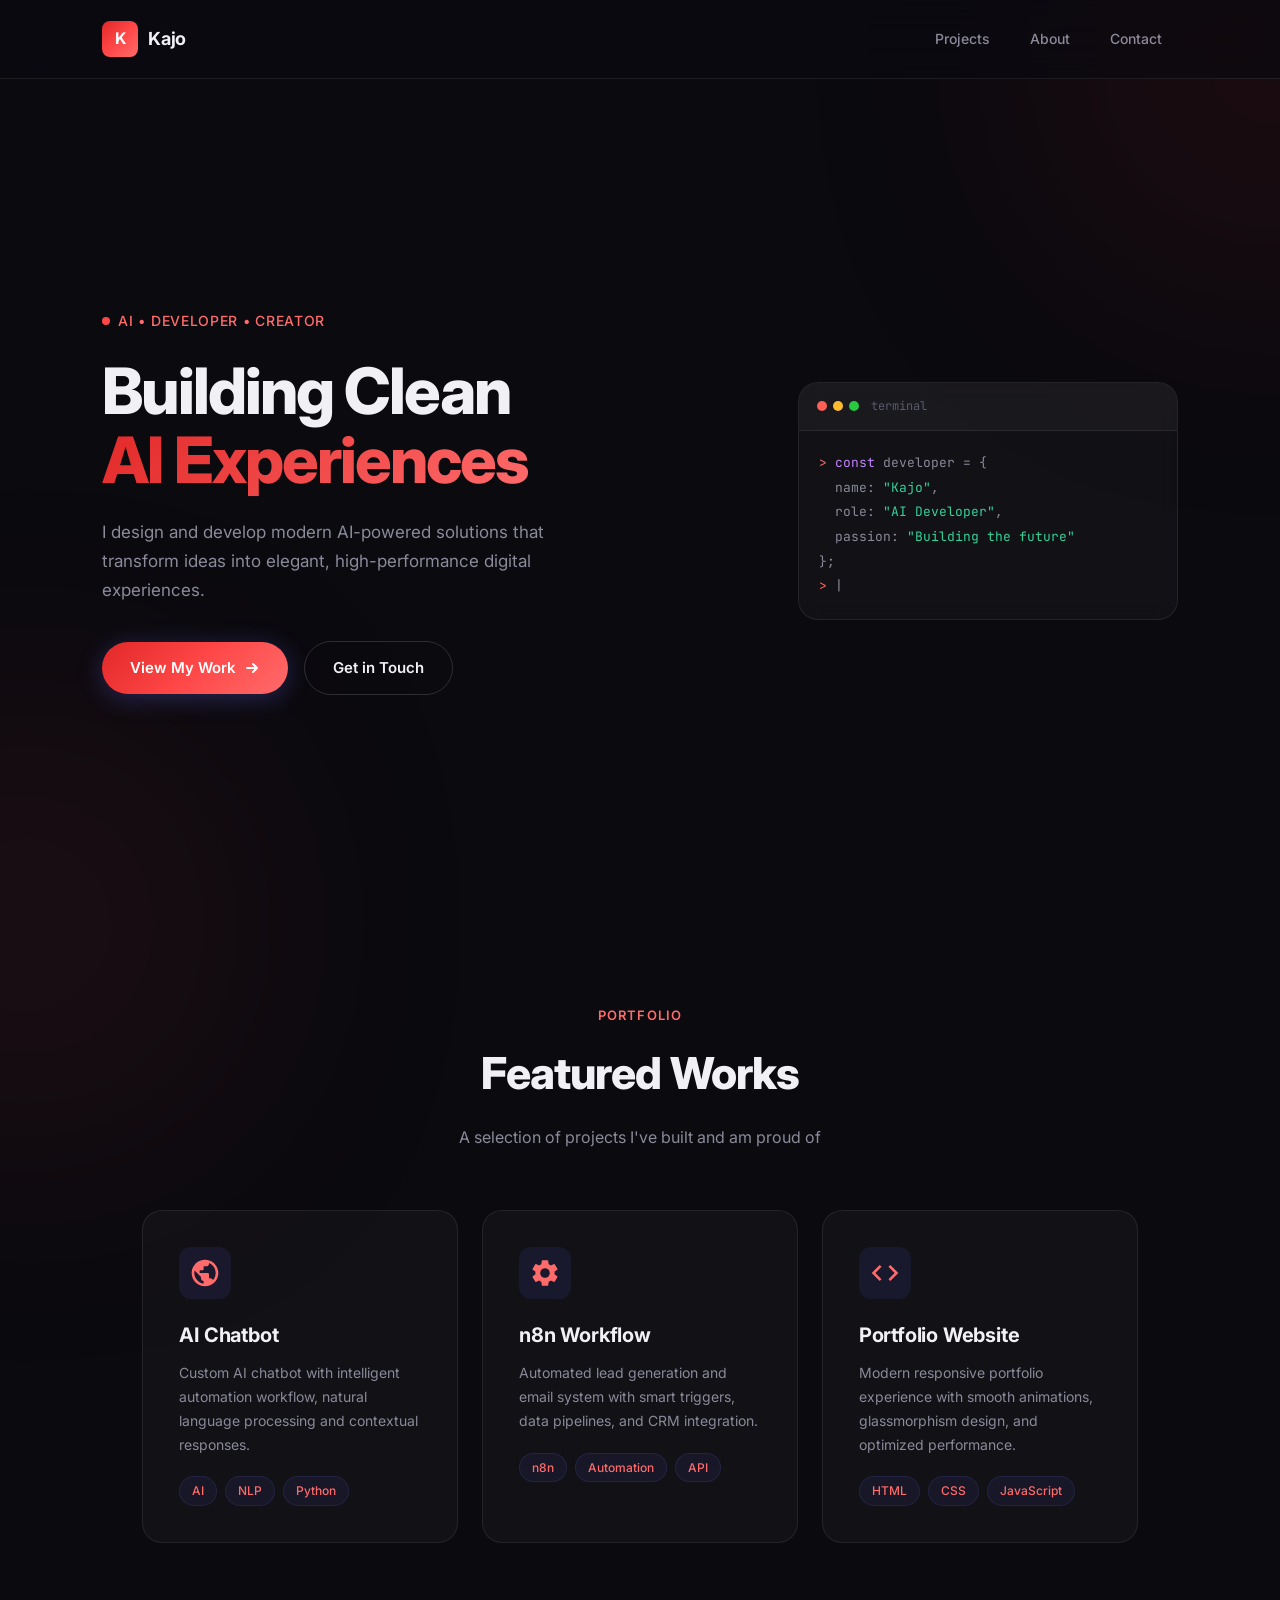
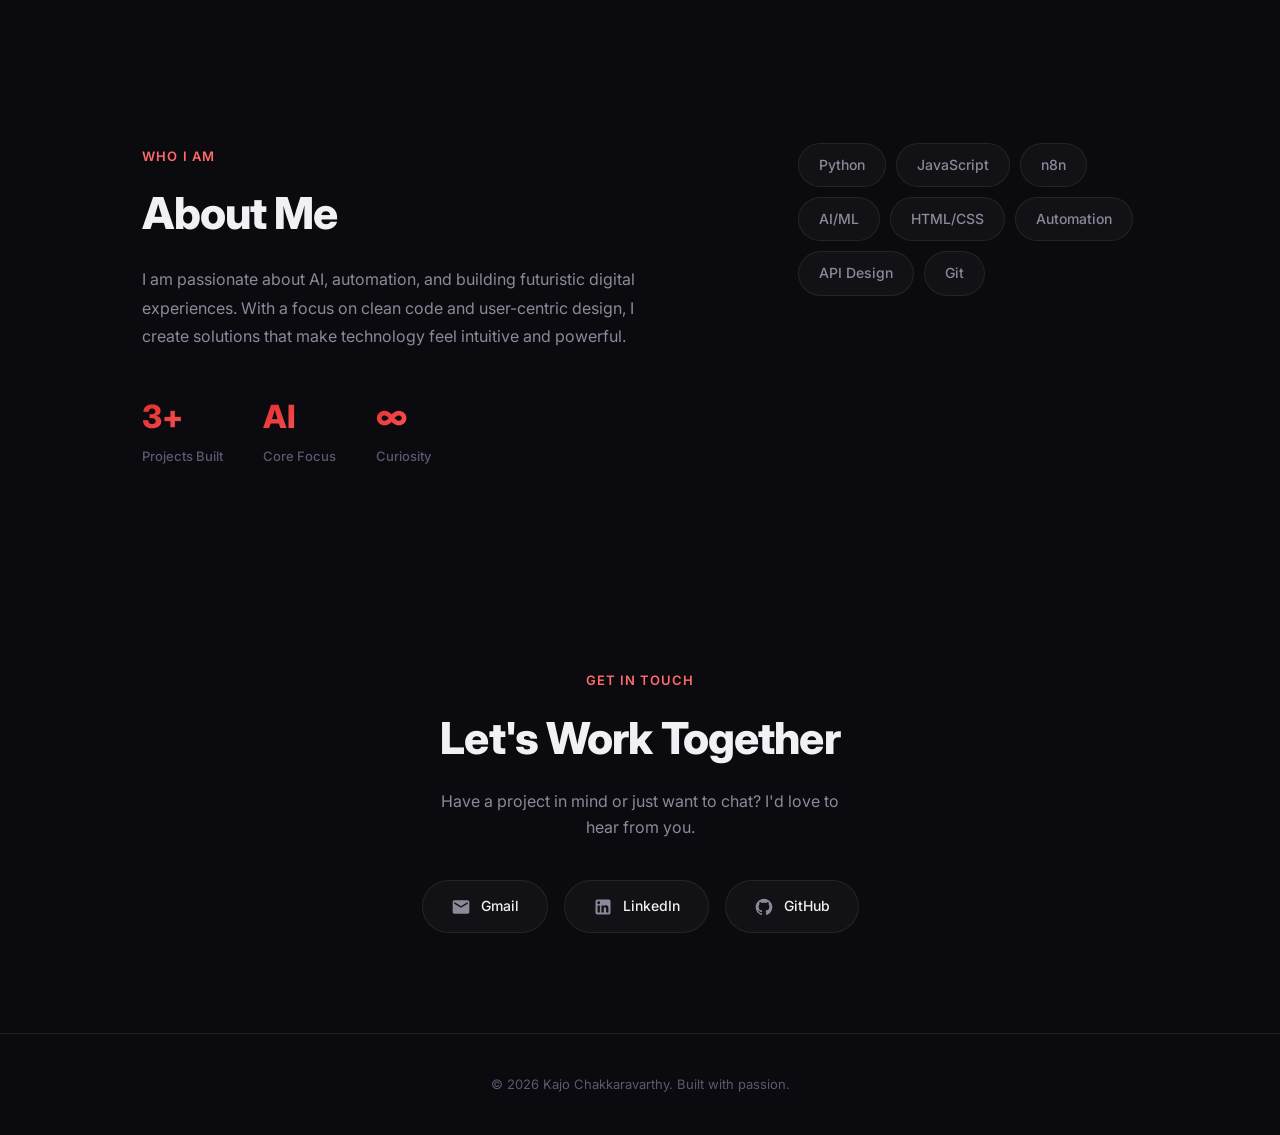
<file: index.html>
<!DOCTYPE html>
<html lang="en">

<head>
  <meta charset="UTF-8" />
  <meta name="viewport" content="width=device-width, initial-scale=1.0" />
  <title>Kajo Chakkaravarthy — AI Developer & Creator</title>
  <meta name="description"
    content="Portfolio of Kajo Chakkaravarthy — AI Developer, Automation Expert & Creator building modern AI-powered digital experiences." />

  <link rel="preconnect" href="https://fonts.googleapis.com" />
  <link rel="preconnect" href="https://fonts.gstatic.com" crossorigin />
  <link
    href="https://fonts.googleapis.com/css2?family=Inter:wght@300;400;500;600;700;800&family=JetBrains+Mono:wght@400;500&display=swap"
    rel="stylesheet" />
  <link href="https://unpkg.com/aos@2.3.4/dist/aos.css" rel="stylesheet" />
  <link rel="stylesheet" href="style.css" />
</head>

<body>

  <!-- Ambient Background Effects -->
  <div class="background-glow glow-1"></div>
  <div class="background-glow glow-2"></div>

  <!-- Navigation -->
  <nav id="main-nav">
    <a href="#" class="logo">
      <span class="logo-icon">K</span>
      <span class="logo-text">Kajo</span>
    </a>
    <div class="nav-links">
      <a href="#projects">Projects</a>
      <a href="#about">About</a>
      <a href="#contact">Contact</a>
    </div>
    <button class="mobile-menu-btn" id="mobile-menu-btn" aria-label="Toggle menu">
      <span></span>
      <span></span>
      <span></span>
    </button>
  </nav>

  <!-- Hero Section -->
  <section class="hero" id="hero">
    <div class="hero-content">
      <div class="hero-text" data-aos="fade-up">
        <p class="tag">
          <span class="tag-dot"></span>
          AI &bull; Developer &bull; Creator
        </p>
        <h1>
          Building Clean<br />
          <span class="gradient-text">AI Experiences</span>
        </h1>
        <p class="description">
          I design and develop modern AI-powered solutions that transform
          ideas into elegant, high-performance digital experiences.
        </p>
        <div class="buttons">
          <a href="#projects" class="primary-btn" id="btn-view-work">
            View My Work
            <svg width="16" height="16" viewBox="0 0 16 16" fill="none" xmlns="http://www.w3.org/2000/svg">
              <path d="M3 8H13M13 8L9 4M13 8L9 12" stroke="currentColor" stroke-width="2" stroke-linecap="round"
                stroke-linejoin="round" />
            </svg>
          </a>
          <a href="#contact" class="secondary-btn" id="btn-contact">Get in Touch</a>
        </div>
      </div>
      <div class="hero-visual" data-aos="fade-left" data-aos-delay="200">
        <div class="hero-card">
          <div class="card-header">
            <div class="card-dots">
              <span></span><span></span><span></span>
            </div>
            <span class="card-title">terminal</span>
          </div>
          <div class="card-body">
            <p><span class="code-prompt">&gt;</span> <span class="code-keyword">const</span> developer = {</p>
            <p>&nbsp;&nbsp;name: <span class="code-string">"Kajo"</span>,</p>
            <p>&nbsp;&nbsp;role: <span class="code-string">"AI Developer"</span>,</p>
            <p>&nbsp;&nbsp;passion: <span class="code-string">"Building the future"</span></p>
            <p>};</p>
            <p class="code-cursor"><span class="code-prompt">&gt;</span> <span class="cursor-blink">|</span></p>
          </div>
        </div>
      </div>
    </div>
  </section>

  <!-- Projects Section -->
  <section id="projects" class="projects">
    <div class="section-header" data-aos="fade-up">
      <p class="section-tag">Portfolio</p>
      <h2>Featured Works</h2>
      <p class="section-subtitle">A selection of projects I've built and am proud of</p>
    </div>

    <div class="project-grid">
      <div class="project-card" data-aos="fade-up" data-aos-delay="0">
        <div class="project-icon">
          <svg width="32" height="32" viewBox="0 0 24 24" fill="none" xmlns="http://www.w3.org/2000/svg">
            <path
              d="M12 2C6.48 2 2 6.48 2 12s4.48 10 10 10 10-4.48 10-10S17.52 2 12 2zm-1 17.93c-3.95-.49-7-3.85-7-7.93 0-.62.08-1.21.21-1.79L9 15v1c0 1.1.9 2 2 2v1.93zm6.9-2.54c-.26-.81-1-1.39-1.9-1.39h-1v-3c0-.55-.45-1-1-1H8v-2h2c.55 0 1-.45 1-1V7h2c1.1 0 2-.9 2-2v-.41c2.93 1.19 5 4.06 5 7.41 0 2.08-.8 3.97-2.1 5.39z"
              fill="currentColor" />
          </svg>
        </div>
        <h3>AI Chatbot</h3>
        <p>Custom AI chatbot with intelligent automation workflow, natural language processing and contextual responses.
        </p>
        <div class="project-tags">
          <span>AI</span>
          <span>NLP</span>
          <span>Python</span>
        </div>
      </div>

      <div class="project-card" data-aos="fade-up" data-aos-delay="100">
        <div class="project-icon">
          <svg width="32" height="32" viewBox="0 0 24 24" fill="none" xmlns="http://www.w3.org/2000/svg">
            <path
              d="M19.14 12.94c.04-.3.06-.61.06-.94 0-.32-.02-.64-.07-.94l2.03-1.58a.49.49 0 00.12-.61l-1.92-3.32a.488.488 0 00-.59-.22l-2.39.96c-.5-.38-1.03-.7-1.62-.94l-.36-2.54a.484.484 0 00-.48-.41h-3.84c-.24 0-.43.17-.47.41l-.36 2.54c-.59.24-1.13.57-1.62.94l-2.39-.96c-.22-.08-.47 0-.59.22L2.74 8.87c-.12.21-.08.47.12.61l2.03 1.58c-.05.3-.09.63-.09.94s.02.64.07.94l-2.03 1.58a.49.49 0 00-.12.61l1.92 3.32c.12.22.37.29.59.22l2.39-.96c.5.38 1.03.7 1.62.94l.36 2.54c.05.24.24.41.48.41h3.84c.24 0 .44-.17.47-.41l.36-2.54c.59-.24 1.13-.56 1.62-.94l2.39.96c.22.08.47 0 .59-.22l1.92-3.32c.12-.22.07-.47-.12-.61l-2.01-1.58zM12 15.6c-1.98 0-3.6-1.62-3.6-3.6s1.62-3.6 3.6-3.6 3.6 1.62 3.6 3.6-1.62 3.6-3.6 3.6z"
              fill="currentColor" />
          </svg>
        </div>
        <h3>n8n Workflow</h3>
        <p>Automated lead generation and email system with smart triggers, data pipelines, and CRM integration.</p>
        <div class="project-tags">
          <span>n8n</span>
          <span>Automation</span>
          <span>API</span>
        </div>
      </div>

      <div class="project-card" data-aos="fade-up" data-aos-delay="200">
        <div class="project-icon">
          <svg width="32" height="32" viewBox="0 0 24 24" fill="none" xmlns="http://www.w3.org/2000/svg">
            <path d="M9.4 16.6L4.8 12l4.6-4.6L8 6l-6 6 6 6 1.4-1.4zm5.2 0l4.6-4.6-4.6-4.6L16 6l6 6-6 6-1.4-1.4z"
              fill="currentColor" />
          </svg>
        </div>
        <h3>Portfolio Website</h3>
        <p>Modern responsive portfolio experience with smooth animations, glassmorphism design, and optimized
          performance.</p>
        <div class="project-tags">
          <span>HTML</span>
          <span>CSS</span>
          <span>JavaScript</span>
        </div>
      </div>
    </div>
  </section>

  <!-- About Section -->
  <section id="about" class="about" data-aos="fade-up">
    <div class="about-container">
      <div class="about-text">
        <p class="section-tag">Who I Am</p>
        <h2>About Me</h2>
        <p class="about-description">
          I am passionate about AI, automation, and building futuristic digital experiences.
          With a focus on clean code and user-centric design, I create solutions that make
          technology feel intuitive and powerful.
        </p>
        <div class="stats-grid">
          <div class="stat-item">
            <span class="stat-number">3+</span>
            <span class="stat-label">Projects Built</span>
          </div>
          <div class="stat-item">
            <span class="stat-number">AI</span>
            <span class="stat-label">Core Focus</span>
          </div>
          <div class="stat-item">
            <span class="stat-number">∞</span>
            <span class="stat-label">Curiosity</span>
          </div>
        </div>
      </div>
      <div class="about-skills">
        <div class="skill-pill" data-aos="zoom-in" data-aos-delay="0">Python</div>
        <div class="skill-pill" data-aos="zoom-in" data-aos-delay="50">JavaScript</div>
        <div class="skill-pill" data-aos="zoom-in" data-aos-delay="100">n8n</div>
        <div class="skill-pill" data-aos="zoom-in" data-aos-delay="150">AI/ML</div>
        <div class="skill-pill" data-aos="zoom-in" data-aos-delay="200">HTML/CSS</div>
        <div class="skill-pill" data-aos="zoom-in" data-aos-delay="250">Automation</div>
        <div class="skill-pill" data-aos="zoom-in" data-aos-delay="300">API Design</div>
        <div class="skill-pill" data-aos="zoom-in" data-aos-delay="350">Git</div>
      </div>
    </div>
  </section>

  <!-- Contact Section -->
  <section id="contact" class="contact">
    <div class="contact-content" data-aos="fade-up">
      <p class="section-tag">Get in Touch</p>
      <h2>Let's Work Together</h2>
      <p class="contact-description">
        Have a project in mind or just want to chat? I'd love to hear from you.
      </p>
      <div class="social-links">
        <a href="https://mail.google.com/mail/?view=cm&to=kajochakkaravarthy@gmail.com" target="_blank"
          class="social-link" id="link-gmail">
          <svg width="20" height="20" viewBox="0 0 24 24" fill="none" xmlns="http://www.w3.org/2000/svg">
            <path
              d="M20 4H4c-1.1 0-2 .9-2 2v12c0 1.1.9 2 2 2h16c1.1 0 2-.9 2-2V6c0-1.1-.9-2-2-2zm0 4l-8 5-8-5V6l8 5 8-5v2z"
              fill="currentColor" />
          </svg>
          Gmail
        </a>
        <a href="https://www.linkedin.com/in/kajo-chakkaravarthy/" target="_blank" class="social-link"
          id="link-linkedin">
          <svg width="20" height="20" viewBox="0 0 24 24" fill="none" xmlns="http://www.w3.org/2000/svg">
            <path
              d="M19 3a2 2 0 012 2v14a2 2 0 01-2 2H5a2 2 0 01-2-2V5a2 2 0 012-2h14m-.5 15.5v-5.3a3.26 3.26 0 00-3.26-3.26c-.85 0-1.84.52-2.32 1.3v-1.11h-2.79v8.37h2.79v-4.93c0-.77.62-1.4 1.39-1.4a1.4 1.4 0 011.4 1.4v4.93h2.79M6.88 8.56a1.68 1.68 0 001.68-1.68c0-.93-.75-1.69-1.68-1.69a1.69 1.69 0 00-1.69 1.69c0 .93.76 1.68 1.69 1.68m1.39 9.94v-8.37H5.5v8.37h2.77z"
              fill="currentColor" />
          </svg>
          LinkedIn
        </a>
        <a href="https://github.com/kajochakkaravarthy" target="_blank" class="social-link" id="link-github">
          <svg width="20" height="20" viewBox="0 0 24 24" fill="none" xmlns="http://www.w3.org/2000/svg">
            <path
              d="M12 2C6.477 2 2 6.477 2 12c0 4.42 2.865 8.17 6.839 9.49.5.092.682-.217.682-.482 0-.237-.008-.866-.013-1.7-2.782.604-3.369-1.34-3.369-1.34-.454-1.156-1.11-1.464-1.11-1.464-.908-.62.069-.608.069-.608 1.003.07 1.531 1.03 1.531 1.03.892 1.529 2.341 1.087 2.91.832.092-.647.35-1.088.636-1.338-2.22-.253-4.555-1.11-4.555-4.943 0-1.091.39-1.984 1.029-2.683-.103-.253-.446-1.27.098-2.647 0 0 .84-.269 2.75 1.025A9.578 9.578 0 0112 6.836c.85.004 1.705.114 2.504.336 1.909-1.294 2.747-1.025 2.747-1.025.546 1.377.203 2.394.1 2.647.64.699 1.028 1.592 1.028 2.683 0 3.842-2.339 4.687-4.566 4.935.359.309.678.919.678 1.852 0 1.336-.012 2.415-.012 2.743 0 .267.18.578.688.48C19.138 20.167 22 16.418 22 12c0-5.523-4.477-10-10-10z"
              fill="currentColor" />
          </svg>
          GitHub
        </a>
      </div>
    </div>
  </section>

  <!-- Footer -->
  <footer>
    <p>&copy; 2026 Kajo Chakkaravarthy. Built with passion.</p>
  </footer>

  <script src="https://unpkg.com/aos@2.3.4/dist/aos.js"></script>
  <script src="script.js"></script>
</body>

</html>
</file>
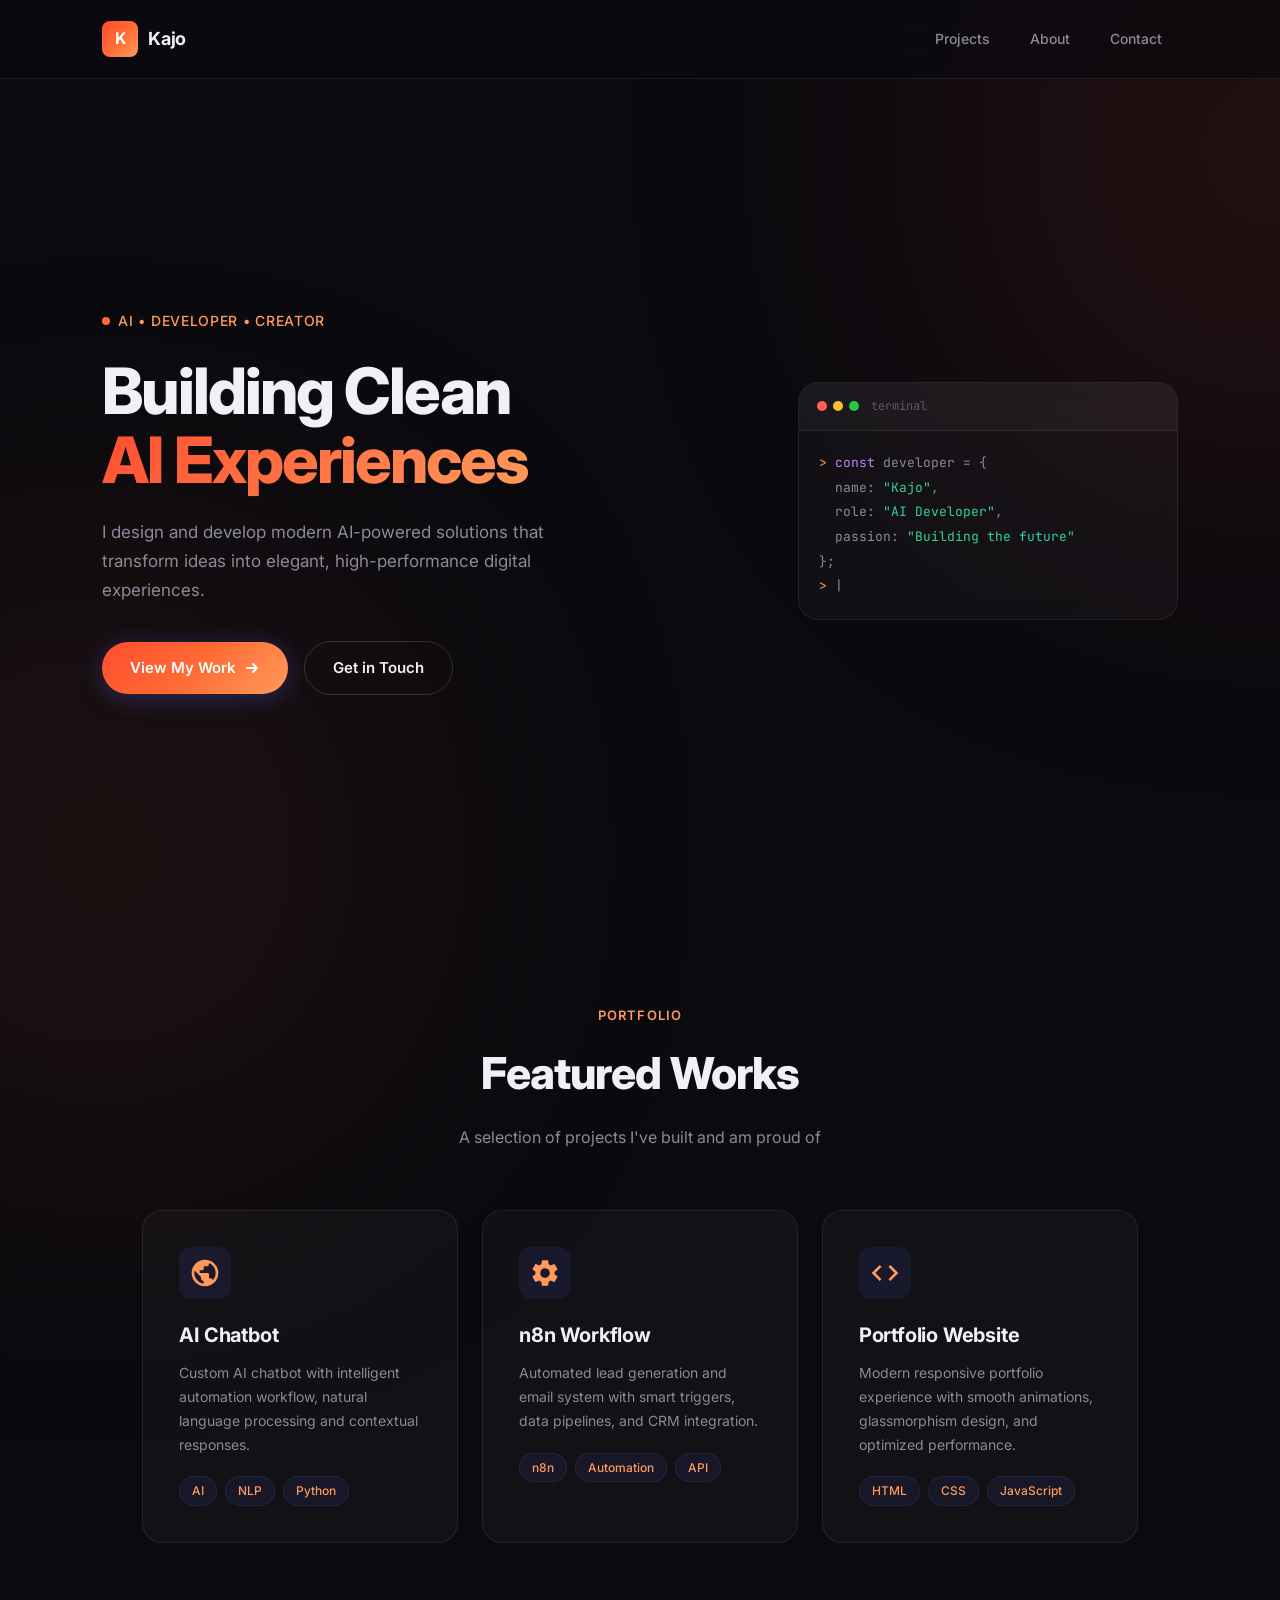
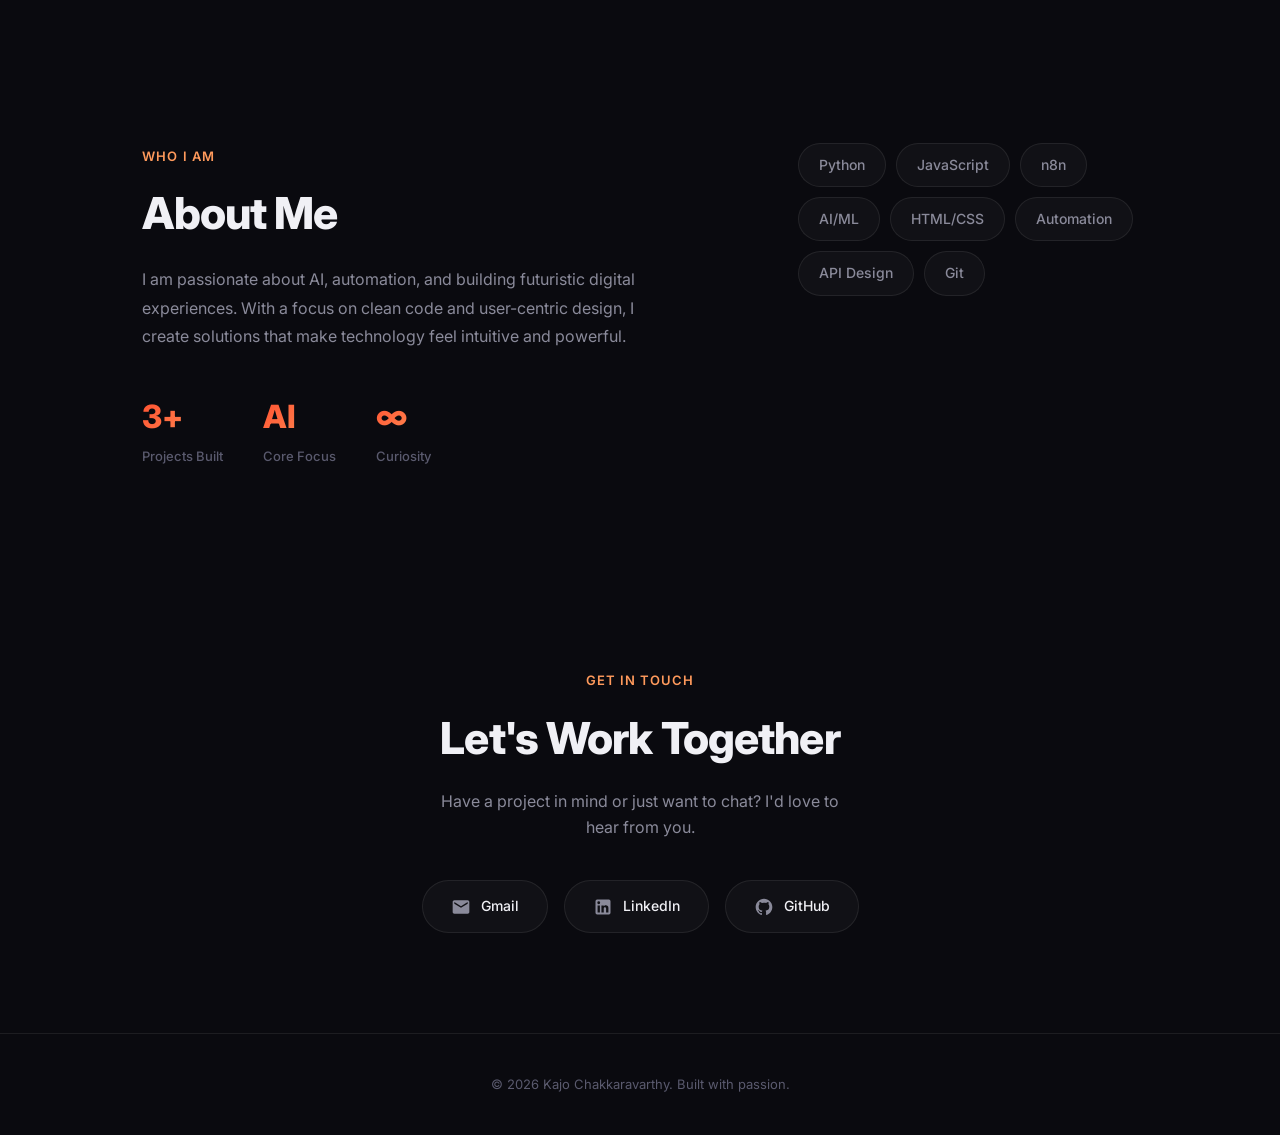
<file: website-main/index.html>
<!DOCTYPE html>
<html lang="en">

<head>
  <meta charset="UTF-8" />
  <meta name="viewport" content="width=device-width, initial-scale=1.0" />
  <title>Kajo Chakkaravarthy — AI Developer & Creator</title>
  <meta name="description"
    content="Portfolio of Kajo Chakkaravarthy — AI Developer, Automation Expert & Creator building modern AI-powered digital experiences." />

  <link rel="preconnect" href="https://fonts.googleapis.com" />
  <link rel="preconnect" href="https://fonts.gstatic.com" crossorigin />
  <link
    href="https://fonts.googleapis.com/css2?family=Inter:wght@300;400;500;600;700;800&family=JetBrains+Mono:wght@400;500&display=swap"
    rel="stylesheet" />
  <link href="https://unpkg.com/aos@2.3.4/dist/aos.css" rel="stylesheet" />
  <link rel="stylesheet" href="style.css" />
</head>

<body>

  <!-- Ambient Background Effects -->
  <div class="background-glow glow-1"></div>
  <div class="background-glow glow-2"></div>

  <!-- Navigation -->
  <nav id="main-nav">
    <a href="#" class="logo">
      <span class="logo-icon">K</span>
      <span class="logo-text">Kajo</span>
    </a>
    <div class="nav-links">
      <a href="#projects">Projects</a>
      <a href="#about">About</a>
      <a href="#contact">Contact</a>
    </div>
    <button class="mobile-menu-btn" id="mobile-menu-btn" aria-label="Toggle menu">
      <span></span>
      <span></span>
      <span></span>
    </button>
  </nav>

  <!-- Hero Section -->
  <section class="hero" id="hero">
    <div class="hero-content">
      <div class="hero-text" data-aos="fade-up">
        <p class="tag">
          <span class="tag-dot"></span>
          AI &bull; Developer &bull; Creator
        </p>
        <h1>
          Building Clean<br />
          <span class="gradient-text">AI Experiences</span>
        </h1>
        <p class="description">
          I design and develop modern AI-powered solutions that transform
          ideas into elegant, high-performance digital experiences.
        </p>
        <div class="buttons">
          <a href="#projects" class="primary-btn" id="btn-view-work">
            View My Work
            <svg width="16" height="16" viewBox="0 0 16 16" fill="none" xmlns="http://www.w3.org/2000/svg">
              <path d="M3 8H13M13 8L9 4M13 8L9 12" stroke="currentColor" stroke-width="2" stroke-linecap="round"
                stroke-linejoin="round" />
            </svg>
          </a>
          <a href="#contact" class="secondary-btn" id="btn-contact">Get in Touch</a>
        </div>
      </div>
      <div class="hero-visual" data-aos="fade-left" data-aos-delay="200">
        <div class="hero-card">
          <div class="card-header">
            <div class="card-dots">
              <span></span><span></span><span></span>
            </div>
            <span class="card-title">terminal</span>
          </div>
          <div class="card-body">
            <p><span class="code-prompt">&gt;</span> <span class="code-keyword">const</span> developer = {</p>
            <p>&nbsp;&nbsp;name: <span class="code-string">"Kajo"</span>,</p>
            <p>&nbsp;&nbsp;role: <span class="code-string">"AI Developer"</span>,</p>
            <p>&nbsp;&nbsp;passion: <span class="code-string">"Building the future"</span></p>
            <p>};</p>
            <p class="code-cursor"><span class="code-prompt">&gt;</span> <span class="cursor-blink">|</span></p>
          </div>
        </div>
      </div>
    </div>
  </section>

  <!-- Projects Section -->
  <section id="projects" class="projects">
    <div class="section-header" data-aos="fade-up">
      <p class="section-tag">Portfolio</p>
      <h2>Featured Works</h2>
      <p class="section-subtitle">A selection of projects I've built and am proud of</p>
    </div>

    <div class="project-grid">
      <div class="project-card" data-aos="fade-up" data-aos-delay="0">
        <div class="project-icon">
          <svg width="32" height="32" viewBox="0 0 24 24" fill="none" xmlns="http://www.w3.org/2000/svg">
            <path
              d="M12 2C6.48 2 2 6.48 2 12s4.48 10 10 10 10-4.48 10-10S17.52 2 12 2zm-1 17.93c-3.95-.49-7-3.85-7-7.93 0-.62.08-1.21.21-1.79L9 15v1c0 1.1.9 2 2 2v1.93zm6.9-2.54c-.26-.81-1-1.39-1.9-1.39h-1v-3c0-.55-.45-1-1-1H8v-2h2c.55 0 1-.45 1-1V7h2c1.1 0 2-.9 2-2v-.41c2.93 1.19 5 4.06 5 7.41 0 2.08-.8 3.97-2.1 5.39z"
              fill="currentColor" />
          </svg>
        </div>
        <h3>AI Chatbot</h3>
        <p>Custom AI chatbot with intelligent automation workflow, natural language processing and contextual responses.
        </p>
        <div class="project-tags">
          <span>AI</span>
          <span>NLP</span>
          <span>Python</span>
        </div>
      </div>

      <div class="project-card" data-aos="fade-up" data-aos-delay="100">
        <div class="project-icon">
          <svg width="32" height="32" viewBox="0 0 24 24" fill="none" xmlns="http://www.w3.org/2000/svg">
            <path
              d="M19.14 12.94c.04-.3.06-.61.06-.94 0-.32-.02-.64-.07-.94l2.03-1.58a.49.49 0 00.12-.61l-1.92-3.32a.488.488 0 00-.59-.22l-2.39.96c-.5-.38-1.03-.7-1.62-.94l-.36-2.54a.484.484 0 00-.48-.41h-3.84c-.24 0-.43.17-.47.41l-.36 2.54c-.59.24-1.13.57-1.62.94l-2.39-.96c-.22-.08-.47 0-.59.22L2.74 8.87c-.12.21-.08.47.12.61l2.03 1.58c-.05.3-.09.63-.09.94s.02.64.07.94l-2.03 1.58a.49.49 0 00-.12.61l1.92 3.32c.12.22.37.29.59.22l2.39-.96c.5.38 1.03.7 1.62.94l.36 2.54c.05.24.24.41.48.41h3.84c.24 0 .44-.17.47-.41l.36-2.54c.59-.24 1.13-.56 1.62-.94l2.39.96c.22.08.47 0 .59-.22l1.92-3.32c.12-.22.07-.47-.12-.61l-2.01-1.58zM12 15.6c-1.98 0-3.6-1.62-3.6-3.6s1.62-3.6 3.6-3.6 3.6 1.62 3.6 3.6-1.62 3.6-3.6 3.6z"
              fill="currentColor" />
          </svg>
        </div>
        <h3>n8n Workflow</h3>
        <p>Automated lead generation and email system with smart triggers, data pipelines, and CRM integration.</p>
        <div class="project-tags">
          <span>n8n</span>
          <span>Automation</span>
          <span>API</span>
        </div>
      </div>

      <div class="project-card" data-aos="fade-up" data-aos-delay="200">
        <div class="project-icon">
          <svg width="32" height="32" viewBox="0 0 24 24" fill="none" xmlns="http://www.w3.org/2000/svg">
            <path d="M9.4 16.6L4.8 12l4.6-4.6L8 6l-6 6 6 6 1.4-1.4zm5.2 0l4.6-4.6-4.6-4.6L16 6l6 6-6 6-1.4-1.4z"
              fill="currentColor" />
          </svg>
        </div>
        <h3>Portfolio Website</h3>
        <p>Modern responsive portfolio experience with smooth animations, glassmorphism design, and optimized
          performance.</p>
        <div class="project-tags">
          <span>HTML</span>
          <span>CSS</span>
          <span>JavaScript</span>
        </div>
      </div>
    </div>
  </section>

  <!-- About Section -->
  <section id="about" class="about" data-aos="fade-up">
    <div class="about-container">
      <div class="about-text">
        <p class="section-tag">Who I Am</p>
        <h2>About Me</h2>
        <p class="about-description">
          I am passionate about AI, automation, and building futuristic digital experiences.
          With a focus on clean code and user-centric design, I create solutions that make
          technology feel intuitive and powerful.
        </p>
        <div class="stats-grid">
          <div class="stat-item">
            <span class="stat-number">3+</span>
            <span class="stat-label">Projects Built</span>
          </div>
          <div class="stat-item">
            <span class="stat-number">AI</span>
            <span class="stat-label">Core Focus</span>
          </div>
          <div class="stat-item">
            <span class="stat-number">∞</span>
            <span class="stat-label">Curiosity</span>
          </div>
        </div>
      </div>
      <div class="about-skills">
        <div class="skill-pill" data-aos="zoom-in" data-aos-delay="0">Python</div>
        <div class="skill-pill" data-aos="zoom-in" data-aos-delay="50">JavaScript</div>
        <div class="skill-pill" data-aos="zoom-in" data-aos-delay="100">n8n</div>
        <div class="skill-pill" data-aos="zoom-in" data-aos-delay="150">AI/ML</div>
        <div class="skill-pill" data-aos="zoom-in" data-aos-delay="200">HTML/CSS</div>
        <div class="skill-pill" data-aos="zoom-in" data-aos-delay="250">Automation</div>
        <div class="skill-pill" data-aos="zoom-in" data-aos-delay="300">API Design</div>
        <div class="skill-pill" data-aos="zoom-in" data-aos-delay="350">Git</div>
      </div>
    </div>
  </section>

  <!-- Contact Section -->
  <section id="contact" class="contact">
    <div class="contact-content" data-aos="fade-up">
      <p class="section-tag">Get in Touch</p>
      <h2>Let's Work Together</h2>
      <p class="contact-description">
        Have a project in mind or just want to chat? I'd love to hear from you.
      </p>
      <div class="social-links">
        <a href="mailto:kajochakkaravarthy@gmail.com" target="_blank" class="social-link" id="link-gmail">
          <svg width="20" height="20" viewBox="0 0 24 24" fill="none" xmlns="http://www.w3.org/2000/svg">
            <path
              d="M20 4H4c-1.1 0-2 .9-2 2v12c0 1.1.9 2 2 2h16c1.1 0 2-.9 2-2V6c0-1.1-.9-2-2-2zm0 4l-8 5-8-5V6l8 5 8-5v2z"
              fill="currentColor" />
          </svg>
          Gmail
        </a>
        <a href="https://www.linkedin.com/in/kajo-chakkaravarthy/" target="_blank" class="social-link"
          id="link-linkedin">
          <svg width="20" height="20" viewBox="0 0 24 24" fill="none" xmlns="http://www.w3.org/2000/svg">
            <path
              d="M19 3a2 2 0 012 2v14a2 2 0 01-2 2H5a2 2 0 01-2-2V5a2 2 0 012-2h14m-.5 15.5v-5.3a3.26 3.26 0 00-3.26-3.26c-.85 0-1.84.52-2.32 1.3v-1.11h-2.79v8.37h2.79v-4.93c0-.77.62-1.4 1.39-1.4a1.4 1.4 0 011.4 1.4v4.93h2.79M6.88 8.56a1.68 1.68 0 001.68-1.68c0-.93-.75-1.69-1.68-1.69a1.69 1.69 0 00-1.69 1.69c0 .93.76 1.68 1.69 1.68m1.39 9.94v-8.37H5.5v8.37h2.77z"
              fill="currentColor" />
          </svg>
          LinkedIn
        </a>
        <a href="https://github.com/kajochakkaravarthy" target="_blank" class="social-link" id="link-github">
          <svg width="20" height="20" viewBox="0 0 24 24" fill="none" xmlns="http://www.w3.org/2000/svg">
            <path
              d="M12 2C6.477 2 2 6.477 2 12c0 4.42 2.865 8.17 6.839 9.49.5.092.682-.217.682-.482 0-.237-.008-.866-.013-1.7-2.782.604-3.369-1.34-3.369-1.34-.454-1.156-1.11-1.464-1.11-1.464-.908-.62.069-.608.069-.608 1.003.07 1.531 1.03 1.531 1.03.892 1.529 2.341 1.087 2.91.832.092-.647.35-1.088.636-1.338-2.22-.253-4.555-1.11-4.555-4.943 0-1.091.39-1.984 1.029-2.683-.103-.253-.446-1.27.098-2.647 0 0 .84-.269 2.75 1.025A9.578 9.578 0 0112 6.836c.85.004 1.705.114 2.504.336 1.909-1.294 2.747-1.025 2.747-1.025.546 1.377.203 2.394.1 2.647.64.699 1.028 1.592 1.028 2.683 0 3.842-2.339 4.687-4.566 4.935.359.309.678.919.678 1.852 0 1.336-.012 2.415-.012 2.743 0 .267.18.578.688.48C19.138 20.167 22 16.418 22 12c0-5.523-4.477-10-10-10z"
              fill="currentColor" />
          </svg>
          GitHub
        </a>
      </div>
    </div>
  </section>

  <!-- Footer -->
  <footer>
    <p>&copy; 2026 Kajo Chakkaravarthy. Built with passion.</p>
  </footer>

  <script src="https://unpkg.com/aos@2.3.4/dist/aos.js"></script>
  <script src="script.js"></script>
</body>

</html>
</file>
<file: style.css>
/* ========================================
   Design Tokens & Variables
   ======================================== */
:root {
  /* Colors */
  --color-bg: #0a0a0f;
  --color-surface: rgba(255, 255, 255, 0.03);
  --color-surface-hover: rgba(255, 255, 255, 0.06);
  --color-border: rgba(255, 255, 255, 0.08);
  --color-border-hover: rgba(255, 255, 255, 0.15);
  --color-text: #f0f0f5;
  --color-text-secondary: #8a8a9a;
  --color-text-muted: #5a5a6e;

  /* Accent gradient */
  --accent-1: #e22828;
  --accent-2: #ff4747;
  --accent-3: #ff6b6b;
  --gradient-accent: linear-gradient(135deg, var(--accent-1), var(--accent-2), var(--accent-3));
  --gradient-accent-text: linear-gradient(135deg, var(--accent-1), var(--accent-3));

  /* Spacing */
  --section-padding: 100px 8%;
  --nav-padding: 20px 8%;
  --max-width: 1200px;

  /* Typography */
  --font-main: 'Inter', -apple-system, BlinkMacSystemFont, sans-serif;
  --font-mono: 'JetBrains Mono', monospace;

  /* Transitions */
  --transition-fast: 0.2s cubic-bezier(0.4, 0, 0.2, 1);
  --transition-smooth: 0.4s cubic-bezier(0.4, 0, 0.2, 1);

  /* Borders */
  --radius-sm: 8px;
  --radius-md: 12px;
  --radius-lg: 20px;
  --radius-xl: 28px;
  --radius-full: 9999px;
}

/* ========================================
   Reset & Base
   ======================================== */
*,
*::before,
*::after {
  margin: 0;
  padding: 0;
  box-sizing: border-box;
}

html {
  scroll-behavior: smooth;
  scroll-padding-top: 80px;
}

body {
  font-family: var(--font-main);
  background: var(--color-bg);
  color: var(--color-text);
  overflow-x: hidden;
  line-height: 1.6;
  -webkit-font-smoothing: antialiased;
  -moz-osx-font-smoothing: grayscale;
}

/* ========================================
   Background Ambient Glow
   ======================================== */
.background-glow {
  position: fixed;
  width: 400px;
  height: 400px;
  border-radius: 50%;
  filter: blur(140px);
  opacity: 0.15;
  z-index: -1;
  pointer-events: none;
  will-change: transform;
}

.glow-1 {
  background: var(--accent-1);
  top: 0;
  left: 0;
  right: auto;
  animation: glowPulse1 8s ease-in-out infinite alternate;
}

.glow-2 {
  background: var(--accent-2);
  bottom: -200px;
  left: -150px;
  width: 350px;
  height: 350px;
  animation: glowPulse2 10s ease-in-out infinite alternate;
  will-change: transform;
}

@keyframes glowPulse1 {
  from {
    opacity: 0.12;
  }

  to {
    opacity: 0.22;
  }
}

@keyframes glowPulse2 {
  from {
    transform: scale(1);
    opacity: 0.08;
  }

  to {
    transform: scale(1.2);
    opacity: 0.15;
  }
}

/* ========================================
   Navigation
   ======================================== */
nav {
  display: flex;
  justify-content: space-between;
  align-items: center;
  padding: var(--nav-padding);
  position: sticky;
  top: 0;
  backdrop-filter: blur(20px) saturate(180%);
  -webkit-backdrop-filter: blur(20px) saturate(180%);
  background: rgba(10, 10, 15, 0.75);
  border-bottom: 1px solid var(--color-border);
  z-index: 1000;
}

.logo {
  display: flex;
  align-items: center;
  gap: 10px;
  text-decoration: none;
  color: var(--color-text);
}

.logo-icon {
  display: flex;
  align-items: center;
  justify-content: center;
  width: 36px;
  height: 36px;
  background: var(--gradient-accent);
  border-radius: var(--radius-sm);
  font-weight: 700;
  font-size: 16px;
  color: white;
}

.logo-text {
  font-size: 18px;
  font-weight: 700;
  letter-spacing: -0.02em;
}

.nav-links {
  display: flex;
  align-items: center;
  gap: 8px;
}

.nav-links a {
  color: var(--color-text-secondary);
  text-decoration: none;
  font-size: 14px;
  font-weight: 500;
  padding: 8px 16px;
  border-radius: var(--radius-full);
  transition: var(--transition-fast);
}

.nav-links a:hover {
  color: var(--color-text);
  background: var(--color-surface-hover);
}

/* Mobile Menu Button */
.mobile-menu-btn {
  display: none;
  flex-direction: column;
  gap: 5px;
  background: none;
  border: none;
  cursor: pointer;
  padding: 8px;
}

.mobile-menu-btn span {
  display: block;
  width: 22px;
  height: 2px;
  background: var(--color-text);
  border-radius: 2px;
  transition: var(--transition-fast);
}

/* ========================================
   Hero Section
   ======================================== */
.hero {
  min-height: calc(100vh - 77px);
  display: flex;
  align-items: center;
  padding: 80px 8% 60px;
}

.hero-content {
  display: flex;
  align-items: center;
  justify-content: space-between;
  gap: 80px;
  max-width: var(--max-width);
  margin: 0 auto;
  width: 100%;
}

.hero-text {
  flex: 1;
  min-width: 0;
}

.tag {
  display: inline-flex;
  align-items: center;
  gap: 8px;
  color: var(--accent-3);
  font-size: 14px;
  font-weight: 500;
  letter-spacing: 0.05em;
  text-transform: uppercase;
  margin-bottom: 24px;
}

.tag-dot {
  width: 8px;
  height: 8px;
  background: var(--accent-2);
  border-radius: 50%;
  animation: dotPulse 2s ease-in-out infinite;
}

@keyframes dotPulse {

  0%,
  100% {
    opacity: 1;
    transform: scale(1);
  }

  50% {
    opacity: 0.5;
    transform: scale(0.8);
  }
}

.hero h1 {
  font-size: clamp(40px, 5vw, 68px);
  font-weight: 800;
  line-height: 1.08;
  letter-spacing: -0.03em;
  margin-bottom: 24px;
}

.gradient-text {
  background: var(--gradient-accent-text);
  -webkit-background-clip: text;
  -webkit-text-fill-color: transparent;
  background-clip: text;
}

.description {
  font-size: 17px;
  color: var(--color-text-secondary);
  line-height: 1.7;
  max-width: 480px;
}

.buttons {
  display: flex;
  align-items: center;
  gap: 16px;
  margin-top: 36px;
  flex-wrap: wrap;
}

.primary-btn,
.secondary-btn {
  display: inline-flex;
  align-items: center;
  gap: 8px;
  padding: 14px 28px;
  border-radius: var(--radius-full);
  text-decoration: none;
  font-size: 15px;
  font-weight: 600;
  transition: var(--transition-smooth);
  cursor: pointer;
  border: none;
}

.primary-btn {
  background: var(--gradient-accent);
  color: white;
  box-shadow: 0 4px 24px rgba(99, 102, 241, 0.3);
}

.primary-btn:hover {
  transform: translateY(-2px);
  box-shadow: 0 8px 32px rgba(99, 102, 241, 0.45);
}

.secondary-btn {
  background: transparent;
  color: var(--color-text);
  border: 1px solid var(--color-border-hover);
}

.secondary-btn:hover {
  background: var(--color-surface-hover);
  border-color: var(--accent-2);
  transform: translateY(-2px);
}

/* Hero Card (Code Terminal) */
.hero-visual {
  flex: 0 0 380px;
}

.hero-card {
  background: rgba(255, 255, 255, 0.03);
  border: 1px solid var(--color-border);
  border-radius: var(--radius-lg);
  overflow: hidden;
  backdrop-filter: blur(10px);
  animation: floatCard 6s ease-in-out infinite;
}

@keyframes floatCard {

  0%,
  100% {
    transform: translateY(0);
  }

  50% {
    transform: translateY(-12px);
  }
}

.card-header {
  display: flex;
  align-items: center;
  gap: 12px;
  padding: 14px 18px;
  background: rgba(255, 255, 255, 0.03);
  border-bottom: 1px solid var(--color-border);
}

.card-dots {
  display: flex;
  gap: 6px;
}

.card-dots span {
  width: 10px;
  height: 10px;
  border-radius: 50%;
}

.card-dots span:nth-child(1) {
  background: #ff5f57;
}

.card-dots span:nth-child(2) {
  background: #febc2e;
}

.card-dots span:nth-child(3) {
  background: #28c840;
}

.card-title {
  font-family: var(--font-mono);
  font-size: 12px;
  color: var(--color-text-muted);
}

.card-body {
  padding: 20px;
  font-family: var(--font-mono);
  font-size: 13px;
  line-height: 1.9;
  color: var(--color-text-secondary);
}

.code-prompt {
  color: var(--accent-3);
}

.code-keyword {
  color: #c084fc;
}

.code-string {
  color: #34d399;
}

.cursor-blink {
  animation: blink 1s step-end infinite;
}

@keyframes blink {

  0%,
  100% {
    opacity: 1;
  }

  50% {
    opacity: 0;
  }
}

/* ========================================
   Section Common Styles
   ======================================== */
.section-header {
  text-align: center;
  margin-bottom: 60px;
}

.section-tag {
  display: inline-block;
  color: var(--accent-3);
  font-size: 13px;
  font-weight: 600;
  letter-spacing: 0.08em;
  text-transform: uppercase;
  margin-bottom: 12px;
}

.projects h2,
.about h2,
.contact h2 {
  font-size: clamp(32px, 4vw, 44px);
  font-weight: 800;
  letter-spacing: -0.02em;
  margin-bottom: 16px;
}

.section-subtitle {
  color: var(--color-text-secondary);
  font-size: 16px;
  max-width: 500px;
  margin: 0 auto;
}

/* ========================================
   Projects Section
   ======================================== */
.projects {
  padding: var(--section-padding);
  max-width: var(--max-width);
  margin: 0 auto;
}

.project-grid {
  display: grid;
  grid-template-columns: repeat(auto-fit, minmax(300px, 1fr));
  gap: 24px;
}

.project-card {
  background: var(--color-surface);
  border: 1px solid var(--color-border);
  border-radius: var(--radius-lg);
  padding: 36px;
  transition: var(--transition-smooth);
  position: relative;
  overflow: hidden;
}

.project-card::before {
  content: '';
  position: absolute;
  top: 0;
  left: 0;
  right: 0;
  height: 2px;
  background: var(--gradient-accent);
  opacity: 0;
  transition: var(--transition-smooth);
}

.project-card:hover {
  transform: translateY(-6px);
  border-color: rgba(99, 102, 241, 0.3);
  background: var(--color-surface-hover);
  box-shadow: 0 20px 60px rgba(99, 102, 241, 0.1);
}

.project-card:hover::before {
  opacity: 1;
}

.project-icon {
  display: flex;
  align-items: center;
  justify-content: center;
  width: 52px;
  height: 52px;
  background: rgba(99, 102, 241, 0.1);
  border-radius: var(--radius-md);
  color: var(--accent-3);
  margin-bottom: 20px;
}

.project-card h3 {
  font-size: 20px;
  font-weight: 700;
  margin-bottom: 10px;
  letter-spacing: -0.01em;
}

.project-card p {
  color: var(--color-text-secondary);
  font-size: 14px;
  line-height: 1.7;
  margin-bottom: 20px;
}

.project-tags {
  display: flex;
  flex-wrap: wrap;
  gap: 8px;
}

.project-tags span {
  font-size: 12px;
  font-weight: 500;
  padding: 4px 12px;
  border-radius: var(--radius-full);
  background: rgba(99, 102, 241, 0.08);
  color: var(--accent-3);
  border: 1px solid rgba(99, 102, 241, 0.15);
}

/* ========================================
   About Section
   ======================================== */
.about {
  padding: var(--section-padding);
  max-width: var(--max-width);
  margin: 0 auto;
}

.about-container {
  display: flex;
  align-items: flex-start;
  gap: 80px;
}

.about-text {
  flex: 1;
  min-width: 0;
}

.about-description {
  color: var(--color-text-secondary);
  font-size: 16px;
  line-height: 1.8;
  margin-bottom: 40px;
  max-width: 500px;
}

.stats-grid {
  display: flex;
  gap: 40px;
}

.stat-item {
  display: flex;
  flex-direction: column;
}

.stat-number {
  font-size: 32px;
  font-weight: 800;
  letter-spacing: -0.02em;
  background: var(--gradient-accent-text);
  -webkit-background-clip: text;
  -webkit-text-fill-color: transparent;
  background-clip: text;
}

.stat-label {
  font-size: 13px;
  color: var(--color-text-muted);
  font-weight: 500;
  margin-top: 4px;
}

.about-skills {
  flex: 0 0 auto;
  display: flex;
  flex-wrap: wrap;
  gap: 10px;
  max-width: 340px;
  align-content: flex-start;
}

.skill-pill {
  padding: 10px 20px;
  background: var(--color-surface);
  border: 1px solid var(--color-border);
  border-radius: var(--radius-full);
  font-size: 14px;
  font-weight: 500;
  color: var(--color-text-secondary);
  transition: var(--transition-fast);
}

.skill-pill:hover {
  border-color: var(--accent-2);
  color: var(--color-text);
  background: rgba(99, 102, 241, 0.08);
  transform: translateY(-2px);
}

/* ========================================
   Contact Section
   ======================================== */
.contact {
  padding: var(--section-padding);
  max-width: var(--max-width);
  margin: 0 auto;
}

.contact-content {
  text-align: center;
}

.contact-description {
  color: var(--color-text-secondary);
  font-size: 16px;
  max-width: 420px;
  margin: 0 auto 40px;
}

.social-links {
  display: flex;
  justify-content: center;
  gap: 16px;
  flex-wrap: wrap;
}

.social-link {
  display: inline-flex;
  align-items: center;
  gap: 10px;
  text-decoration: none;
  color: var(--color-text);
  background: var(--color-surface);
  border: 1px solid var(--color-border);
  padding: 14px 28px;
  border-radius: var(--radius-full);
  font-size: 14px;
  font-weight: 500;
  transition: var(--transition-smooth);
}

.social-link svg {
  color: var(--color-text-secondary);
  transition: var(--transition-fast);
}

.social-link:hover {
  border-color: var(--accent-2);
  background: rgba(99, 102, 241, 0.08);
  transform: translateY(-3px);
  box-shadow: 0 8px 24px rgba(99, 102, 241, 0.15);
}

.social-link:hover svg {
  color: var(--accent-3);
}

/* ========================================
   Footer
   ======================================== */
footer {
  text-align: center;
  padding: 40px 8%;
  border-top: 1px solid var(--color-border);
  color: var(--color-text-muted);
  font-size: 13px;
}

/* ========================================
   Responsive Design — All Platforms
   ======================================== */

/* --- TV / Ultra-Wide / 4K (≥2400px) --- */
@media (min-width: 2400px) {
  :root {
    --section-padding: 140px 12%;
    --nav-padding: 28px 12%;
    --max-width: 1800px;
  }

  body {
    font-size: 20px;
  }

  .hero h1 {
    font-size: 88px;
  }

  .projects h2,
  .about h2,
  .contact h2 {
    font-size: 56px;
  }

  .hero-visual {
    flex: 0 0 520px;
  }

  .card-body {
    font-size: 16px;
  }

  .project-card {
    padding: 48px;
  }

  .project-card h3 {
    font-size: 26px;
  }

  .project-card p {
    font-size: 17px;
  }

  .project-icon {
    width: 64px;
    height: 64px;
  }

  .stat-number {
    font-size: 44px;
  }

  .social-link {
    padding: 18px 36px;
    font-size: 17px;
  }

  .nav-links a {
    font-size: 17px;
    padding: 10px 20px;
  }

  .logo-icon {
    width: 44px;
    height: 44px;
    font-size: 20px;
  }

  .logo-text {
    font-size: 22px;
  }

  footer {
    font-size: 15px;
    padding: 60px 12%;
  }
}

/* --- Large Desktop / TV (≥1800px) --- */
@media (min-width: 1800px) and (max-width: 2399px) {
  :root {
    --section-padding: 120px 10%;
    --nav-padding: 24px 10%;
    --max-width: 1500px;
  }

  body {
    font-size: 18px;
  }

  .hero h1 {
    font-size: 76px;
  }

  .projects h2,
  .about h2,
  .contact h2 {
    font-size: 50px;
  }

  .hero-visual {
    flex: 0 0 450px;
  }

  .project-card {
    padding: 42px;
  }

  .stat-number {
    font-size: 38px;
  }
}

/* --- Standard Large Desktop (≥1400px) --- */
@media (min-width: 1400px) and (max-width: 1799px) {
  :root {
    --section-padding: 110px 8%;
    --max-width: 1300px;
  }

  .hero-visual {
    flex: 0 0 420px;
  }
}

/* --- Tablet Landscape / Small Desktop (901px – 1099px) --- */
@media (min-width: 901px) and (max-width: 1099px) {
  :root {
    --section-padding: 80px 6%;
  }

  .hero-content {
    gap: 50px;
  }

  .hero-visual {
    flex: 0 0 320px;
  }

  .hero h1 {
    font-size: 48px;
  }

  .about-container {
    gap: 50px;
  }
}

/* --- Tablet Portrait (≤900px) --- */
@media (max-width: 900px) {
  :root {
    --section-padding: 70px 6%;
    --nav-padding: 16px 6%;
  }

  .nav-links {
    display: none;
    position: absolute;
    top: 100%;
    left: 0;
    right: 0;
    flex-direction: column;
    background: rgba(10, 10, 15, 0.95);
    backdrop-filter: blur(20px);
    -webkit-backdrop-filter: blur(20px);
    border-bottom: 1px solid var(--color-border);
    padding: 16px;
    gap: 4px;
  }

  .nav-links.active {
    display: flex;
  }

  .nav-links a {
    padding: 14px 16px;
    width: 100%;
    font-size: 15px;
  }

  .mobile-menu-btn {
    display: flex;
  }

  .mobile-menu-btn.active span:nth-child(1) {
    transform: rotate(45deg) translate(5px, 5px);
  }

  .mobile-menu-btn.active span:nth-child(2) {
    opacity: 0;
  }

  .mobile-menu-btn.active span:nth-child(3) {
    transform: rotate(-45deg) translate(5px, -5px);
  }

  .hero {
    padding: 60px 6% 40px;
    min-height: auto;
  }

  .hero-content {
    flex-direction: column;
    gap: 48px;
    text-align: center;
  }

  .hero-text .description {
    margin-left: auto;
    margin-right: auto;
  }

  .buttons {
    justify-content: center;
  }

  .hero-visual {
    flex: 0 0 auto;
    width: 100%;
    max-width: 380px;
    margin: 0 auto;
  }

  .about-container {
    flex-direction: column;
    gap: 40px;
  }

  .about-text {
    text-align: center;
  }

  .about-description {
    margin-left: auto;
    margin-right: auto;
  }

  .stats-grid {
    justify-content: center;
  }

  .about-skills {
    max-width: 100%;
    justify-content: center;
  }

  .project-grid {
    grid-template-columns: 1fr;
  }
}

/* --- Phone Landscape (short height, wide) --- */
@media (max-height: 500px) and (orientation: landscape) {
  .hero {
    min-height: auto;
    padding: 30px 6% 20px;
  }

  .hero-content {
    flex-direction: row;
    gap: 30px;
  }

  .hero h1 {
    font-size: 32px;
  }

  .hero-visual {
    flex: 0 0 260px;
  }

  .hero-card {
    animation: none;
  }

  .background-glow {
    display: none;
  }

  nav {
    padding: 10px 6%;
  }
}

/* --- Standard Phone (≤480px) --- */
@media (max-width: 480px) {
  :root {
    --section-padding: 60px 5%;
    --nav-padding: 14px 5%;
  }

  .hero {
    padding: 48px 5% 32px;
  }

  .hero h1 {
    font-size: 32px;
  }

  .description {
    font-size: 15px;
  }

  .tag {
    font-size: 12px;
  }

  .projects h2,
  .about h2,
  .contact h2 {
    font-size: 28px;
  }

  .section-subtitle {
    font-size: 14px;
  }

  .project-card {
    padding: 24px;
  }

  .project-card h3 {
    font-size: 18px;
  }

  .stats-grid {
    gap: 24px;
  }

  .stat-number {
    font-size: 26px;
  }

  .stat-label {
    font-size: 12px;
  }

  .skill-pill {
    padding: 8px 16px;
    font-size: 13px;
  }

  .social-links {
    flex-direction: column;
    align-items: center;
  }

  .social-link {
    width: 100%;
    justify-content: center;
  }

  .buttons {
    flex-direction: column;
    align-items: center;
    gap: 12px;
  }

  .primary-btn,
  .secondary-btn {
    width: 100%;
    justify-content: center;
    padding: 14px 24px;
  }

  .hero-visual {
    max-width: 100%;
  }

  .card-body {
    font-size: 12px;
    padding: 16px;
  }

  footer {
    padding: 30px 5%;
    font-size: 12px;
  }
}

/* --- Small Phone (≤360px) — e.g., iPhone SE, Galaxy S mini --- */
@media (max-width: 360px) {
  :root {
    --section-padding: 48px 4%;
    --nav-padding: 12px 4%;
  }

  .hero {
    padding: 40px 4% 24px;
  }

  .hero h1 {
    font-size: 26px;
  }

  .description {
    font-size: 14px;
  }

  .logo-text {
    font-size: 16px;
  }

  .logo-icon {
    width: 30px;
    height: 30px;
    font-size: 14px;
  }

  .projects h2,
  .about h2,
  .contact h2 {
    font-size: 24px;
    margin-bottom: 12px;
  }

  .project-card {
    padding: 20px;
  }

  .project-icon {
    width: 42px;
    height: 42px;
  }

  .stats-grid {
    flex-direction: column;
    align-items: center;
    gap: 16px;
  }

  .stat-item {
    align-items: center;
  }

  .about-skills {
    gap: 8px;
  }

  .skill-pill {
    padding: 6px 12px;
    font-size: 12px;
  }

  .social-link {
    padding: 12px 20px;
    font-size: 13px;
  }

  .card-body {
    font-size: 11px;
    padding: 12px;
    line-height: 1.7;
  }

  .card-header {
    padding: 10px 14px;
  }

  .card-dots span {
    width: 8px;
    height: 8px;
  }
}

/* --- Smartwatch / Ultra-Small (≤280px) — e.g., Apple Watch, Galaxy Watch --- */
@media (max-width: 280px) {
  :root {
    --section-padding: 32px 6%;
    --nav-padding: 8px 4%;
  }

  body {
    font-size: 12px;
  }

  nav {
    flex-wrap: wrap;
    justify-content: center;
    gap: 4px;
  }

  .logo-icon {
    width: 24px;
    height: 24px;
    font-size: 11px;
    border-radius: 4px;
  }

  .logo-text {
    font-size: 13px;
  }

  .mobile-menu-btn {
    display: none;
  }

  .nav-links {
    display: flex;
    position: static;
    background: none;
    border: none;
    padding: 0;
    gap: 2px;
    flex-wrap: wrap;
    justify-content: center;
    backdrop-filter: none;
  }

  .nav-links a {
    font-size: 10px;
    padding: 4px 8px;
  }

  .hero {
    padding: 20px 6% 16px;
    min-height: auto;
  }

  .hero h1 {
    font-size: 20px;
    margin-bottom: 12px;
  }

  .tag {
    font-size: 9px;
    margin-bottom: 10px;
  }

  .tag-dot {
    width: 5px;
    height: 5px;
  }

  .description {
    font-size: 11px;
    line-height: 1.5;
  }

  .buttons {
    margin-top: 16px;
    gap: 8px;
  }

  .primary-btn,
  .secondary-btn {
    padding: 10px 16px;
    font-size: 11px;
    border-radius: 16px;
  }

  /* Hide the code card on smartwatches — too small */
  .hero-visual {
    display: none;
  }

  .background-glow {
    display: none;
  }

  .projects h2,
  .about h2,
  .contact h2 {
    font-size: 18px;
    margin-bottom: 8px;
  }

  .section-tag {
    font-size: 9px;
  }

  .section-subtitle {
    font-size: 11px;
  }

  .section-header {
    margin-bottom: 24px;
  }

  .project-card {
    padding: 16px;
    border-radius: 12px;
  }

  .project-icon {
    width: 32px;
    height: 32px;
    margin-bottom: 12px;
  }

  .project-icon svg {
    width: 18px;
    height: 18px;
  }

  .project-card h3 {
    font-size: 14px;
    margin-bottom: 6px;
  }

  .project-card p {
    font-size: 11px;
    margin-bottom: 12px;
    line-height: 1.5;
  }

  .project-tags span {
    font-size: 9px;
    padding: 2px 8px;
  }

  .project-grid {
    gap: 12px;
  }

  .about-container {
    gap: 20px;
  }

  .about-description {
    font-size: 11px;
    line-height: 1.5;
  }

  .stats-grid {
    flex-direction: row;
    gap: 12px;
  }

  .stat-number {
    font-size: 18px;
  }

  .stat-label {
    font-size: 9px;
  }

  .about-skills {
    gap: 6px;
  }

  .skill-pill {
    padding: 4px 10px;
    font-size: 10px;
  }

  .contact-description {
    font-size: 11px;
  }

  .social-links {
    gap: 8px;
  }

  .social-link {
    padding: 10px 16px;
    font-size: 11px;
    gap: 6px;
  }

  .social-link svg {
    width: 14px;
    height: 14px;
  }

  footer {
    padding: 20px 6%;
    font-size: 10px;
  }
}

/* ========================================
   Accessibility — Reduced Motion
   ======================================== */
@media (prefers-reduced-motion: reduce) {

  *,
  *::before,
  *::after {
    animation-duration: 0.01ms !important;
    animation-iteration-count: 1 !important;
    transition-duration: 0.01ms !important;
    scroll-behavior: auto !important;
  }

  .hero-card {
    animation: none;
  }

  .background-glow {
    animation: none;
  }
}

/* ========================================
   Touch vs Hover Capability
   ======================================== */
@media (hover: none) {

  /* On touch devices, remove hover transforms to avoid sticky states */
  .project-card:hover {
    transform: none;
    box-shadow: none;
  }

  .skill-pill:hover {
    transform: none;
  }

  .social-link:hover {
    transform: none;
    box-shadow: none;
  }

  .primary-btn:hover,
  .secondary-btn:hover {
    transform: none;
  }

  /* Make touch targets minimum 44px for accessibility */
  .nav-links a {
    min-height: 44px;
    display: flex;
    align-items: center;
  }

  .social-link {
    min-height: 48px;
  }

  .primary-btn,
  .secondary-btn {
    min-height: 48px;
  }
}

/* ========================================
   High contrast mode
   ======================================== */
@media (prefers-contrast: high) {
  :root {
    --color-border: rgba(255, 255, 255, 0.3);
    --color-border-hover: rgba(255, 255, 255, 0.5);
    --color-text-secondary: #b0b0c0;
    --color-text-muted: #909098;
  }

  .project-card,
  .skill-pill,
  .social-link {
    border-width: 2px;
  }
}

/* ========================================
   Selection Styling
   ======================================== */
::selection {
  background: rgba(226, 40, 40, 0.3);
  color: white;
}

/* ========================================
   Scrollbar Styling
   ======================================== */
::-webkit-scrollbar {
  width: 6px;
}

::-webkit-scrollbar-track {
  background: var(--color-bg);
}

::-webkit-scrollbar-thumb {
  background: rgba(255, 255, 255, 0.1);
  border-radius: 3px;
}

::-webkit-scrollbar-thumb:hover {
  background: rgba(255, 255, 255, 0.2);
}
</file>
<file: website-main/style.css>
/* ========================================
   Design Tokens & Variables
   ======================================== */
:root {
  /* Colors */
  --color-bg: #0a0a0f;
  --color-surface: rgba(255, 255, 255, 0.03);
  --color-surface-hover: rgba(255, 255, 255, 0.06);
  --color-border: rgba(255, 255, 255, 0.08);
  --color-border-hover: rgba(255, 255, 255, 0.15);
  --color-text: #f0f0f5;
  --color-text-secondary: #8a8a9a;
  --color-text-muted: #5a5a6e;

  /* Accent gradient */
  --accent-1: #ff4d2e;
  --accent-2: #ff6b35;
  --accent-3: #ff9a5c;
  --gradient-accent: linear-gradient(135deg, var(--accent-1), var(--accent-2), var(--accent-3));
  --gradient-accent-text: linear-gradient(135deg, var(--accent-1), var(--accent-3));

  /* Spacing */
  --section-padding: 100px 8%;
  --nav-padding: 20px 8%;
  --max-width: 1200px;

  /* Typography */
  --font-main: 'Inter', -apple-system, BlinkMacSystemFont, sans-serif;
  --font-mono: 'JetBrains Mono', monospace;

  /* Transitions */
  --transition-fast: 0.2s cubic-bezier(0.4, 0, 0.2, 1);
  --transition-smooth: 0.4s cubic-bezier(0.4, 0, 0.2, 1);

  /* Borders */
  --radius-sm: 8px;
  --radius-md: 12px;
  --radius-lg: 20px;
  --radius-xl: 28px;
  --radius-full: 9999px;
}

/* ========================================
   Reset & Base
   ======================================== */
*,
*::before,
*::after {
  margin: 0;
  padding: 0;
  box-sizing: border-box;
}

html {
  scroll-behavior: smooth;
  scroll-padding-top: 80px;
}

body {
  font-family: var(--font-main);
  background: var(--color-bg);
  color: var(--color-text);
  overflow-x: hidden;
  line-height: 1.6;
  -webkit-font-smoothing: antialiased;
  -moz-osx-font-smoothing: grayscale;
}

/* ========================================
   Background Ambient Glow
   ======================================== */
.background-glow {
  position: fixed;
  width: 600px;
  height: 600px;
  border-radius: 50%;
  filter: blur(180px);
  opacity: 0.15;
  z-index: -1;
  pointer-events: none;
  transition: left 0.3s ease, top 0.3s ease;
}

.glow-1 {
  background: var(--accent-1);
  top: -150px;
  right: -100px;
  animation: glowPulse1 8s ease-in-out infinite alternate;
}

.glow-2 {
  background: var(--accent-2);
  bottom: -200px;
  left: -150px;
  width: 500px;
  height: 500px;
  animation: glowPulse2 10s ease-in-out infinite alternate;
}

@keyframes glowPulse1 {
  from {
    transform: scale(1);
    opacity: 0.12;
  }

  to {
    transform: scale(1.3);
    opacity: 0.2;
  }
}

@keyframes glowPulse2 {
  from {
    transform: scale(1);
    opacity: 0.08;
  }

  to {
    transform: scale(1.2);
    opacity: 0.15;
  }
}

/* ========================================
   Navigation
   ======================================== */
nav {
  display: flex;
  justify-content: space-between;
  align-items: center;
  padding: var(--nav-padding);
  position: sticky;
  top: 0;
  backdrop-filter: blur(20px) saturate(180%);
  -webkit-backdrop-filter: blur(20px) saturate(180%);
  background: rgba(10, 10, 15, 0.75);
  border-bottom: 1px solid var(--color-border);
  z-index: 1000;
}

.logo {
  display: flex;
  align-items: center;
  gap: 10px;
  text-decoration: none;
  color: var(--color-text);
}

.logo-icon {
  display: flex;
  align-items: center;
  justify-content: center;
  width: 36px;
  height: 36px;
  background: var(--gradient-accent);
  border-radius: var(--radius-sm);
  font-weight: 700;
  font-size: 16px;
  color: white;
}

.logo-text {
  font-size: 18px;
  font-weight: 700;
  letter-spacing: -0.02em;
}

.nav-links {
  display: flex;
  align-items: center;
  gap: 8px;
}

.nav-links a {
  color: var(--color-text-secondary);
  text-decoration: none;
  font-size: 14px;
  font-weight: 500;
  padding: 8px 16px;
  border-radius: var(--radius-full);
  transition: var(--transition-fast);
}

.nav-links a:hover {
  color: var(--color-text);
  background: var(--color-surface-hover);
}

/* Mobile Menu Button */
.mobile-menu-btn {
  display: none;
  flex-direction: column;
  gap: 5px;
  background: none;
  border: none;
  cursor: pointer;
  padding: 8px;
}

.mobile-menu-btn span {
  display: block;
  width: 22px;
  height: 2px;
  background: var(--color-text);
  border-radius: 2px;
  transition: var(--transition-fast);
}

/* ========================================
   Hero Section
   ======================================== */
.hero {
  min-height: calc(100vh - 77px);
  display: flex;
  align-items: center;
  padding: 80px 8% 60px;
}

.hero-content {
  display: flex;
  align-items: center;
  justify-content: space-between;
  gap: 80px;
  max-width: var(--max-width);
  margin: 0 auto;
  width: 100%;
}

.hero-text {
  flex: 1;
  min-width: 0;
}

.tag {
  display: inline-flex;
  align-items: center;
  gap: 8px;
  color: var(--accent-3);
  font-size: 14px;
  font-weight: 500;
  letter-spacing: 0.05em;
  text-transform: uppercase;
  margin-bottom: 24px;
}

.tag-dot {
  width: 8px;
  height: 8px;
  background: var(--accent-2);
  border-radius: 50%;
  animation: dotPulse 2s ease-in-out infinite;
}

@keyframes dotPulse {

  0%,
  100% {
    opacity: 1;
    transform: scale(1);
  }

  50% {
    opacity: 0.5;
    transform: scale(0.8);
  }
}

.hero h1 {
  font-size: clamp(40px, 5vw, 68px);
  font-weight: 800;
  line-height: 1.08;
  letter-spacing: -0.03em;
  margin-bottom: 24px;
}

.gradient-text {
  background: var(--gradient-accent-text);
  -webkit-background-clip: text;
  -webkit-text-fill-color: transparent;
  background-clip: text;
}

.description {
  font-size: 17px;
  color: var(--color-text-secondary);
  line-height: 1.7;
  max-width: 480px;
}

.buttons {
  display: flex;
  align-items: center;
  gap: 16px;
  margin-top: 36px;
  flex-wrap: wrap;
}

.primary-btn,
.secondary-btn {
  display: inline-flex;
  align-items: center;
  gap: 8px;
  padding: 14px 28px;
  border-radius: var(--radius-full);
  text-decoration: none;
  font-size: 15px;
  font-weight: 600;
  transition: var(--transition-smooth);
  cursor: pointer;
  border: none;
}

.primary-btn {
  background: var(--gradient-accent);
  color: white;
  box-shadow: 0 4px 24px rgba(99, 102, 241, 0.3);
}

.primary-btn:hover {
  transform: translateY(-2px);
  box-shadow: 0 8px 32px rgba(99, 102, 241, 0.45);
}

.secondary-btn {
  background: transparent;
  color: var(--color-text);
  border: 1px solid var(--color-border-hover);
}

.secondary-btn:hover {
  background: var(--color-surface-hover);
  border-color: var(--accent-2);
  transform: translateY(-2px);
}

/* Hero Card (Code Terminal) */
.hero-visual {
  flex: 0 0 380px;
}

.hero-card {
  background: rgba(255, 255, 255, 0.03);
  border: 1px solid var(--color-border);
  border-radius: var(--radius-lg);
  overflow: hidden;
  backdrop-filter: blur(10px);
  animation: floatCard 6s ease-in-out infinite;
}

@keyframes floatCard {

  0%,
  100% {
    transform: translateY(0);
  }

  50% {
    transform: translateY(-12px);
  }
}

.card-header {
  display: flex;
  align-items: center;
  gap: 12px;
  padding: 14px 18px;
  background: rgba(255, 255, 255, 0.03);
  border-bottom: 1px solid var(--color-border);
}

.card-dots {
  display: flex;
  gap: 6px;
}

.card-dots span {
  width: 10px;
  height: 10px;
  border-radius: 50%;
}

.card-dots span:nth-child(1) {
  background: #ff5f57;
}

.card-dots span:nth-child(2) {
  background: #febc2e;
}

.card-dots span:nth-child(3) {
  background: #28c840;
}

.card-title {
  font-family: var(--font-mono);
  font-size: 12px;
  color: var(--color-text-muted);
}

.card-body {
  padding: 20px;
  font-family: var(--font-mono);
  font-size: 13px;
  line-height: 1.9;
  color: var(--color-text-secondary);
}

.code-prompt {
  color: var(--accent-3);
}

.code-keyword {
  color: #c084fc;
}

.code-string {
  color: #34d399;
}

.cursor-blink {
  animation: blink 1s step-end infinite;
}

@keyframes blink {

  0%,
  100% {
    opacity: 1;
  }

  50% {
    opacity: 0;
  }
}

/* ========================================
   Section Common Styles
   ======================================== */
.section-header {
  text-align: center;
  margin-bottom: 60px;
}

.section-tag {
  display: inline-block;
  color: var(--accent-3);
  font-size: 13px;
  font-weight: 600;
  letter-spacing: 0.08em;
  text-transform: uppercase;
  margin-bottom: 12px;
}

.projects h2,
.about h2,
.contact h2 {
  font-size: clamp(32px, 4vw, 44px);
  font-weight: 800;
  letter-spacing: -0.02em;
  margin-bottom: 16px;
}

.section-subtitle {
  color: var(--color-text-secondary);
  font-size: 16px;
  max-width: 500px;
  margin: 0 auto;
}

/* ========================================
   Projects Section
   ======================================== */
.projects {
  padding: var(--section-padding);
  max-width: var(--max-width);
  margin: 0 auto;
}

.project-grid {
  display: grid;
  grid-template-columns: repeat(auto-fit, minmax(300px, 1fr));
  gap: 24px;
}

.project-card {
  background: var(--color-surface);
  border: 1px solid var(--color-border);
  border-radius: var(--radius-lg);
  padding: 36px;
  transition: var(--transition-smooth);
  position: relative;
  overflow: hidden;
}

.project-card::before {
  content: '';
  position: absolute;
  top: 0;
  left: 0;
  right: 0;
  height: 2px;
  background: var(--gradient-accent);
  opacity: 0;
  transition: var(--transition-smooth);
}

.project-card:hover {
  transform: translateY(-6px);
  border-color: rgba(99, 102, 241, 0.3);
  background: var(--color-surface-hover);
  box-shadow: 0 20px 60px rgba(99, 102, 241, 0.1);
}

.project-card:hover::before {
  opacity: 1;
}

.project-icon {
  display: flex;
  align-items: center;
  justify-content: center;
  width: 52px;
  height: 52px;
  background: rgba(99, 102, 241, 0.1);
  border-radius: var(--radius-md);
  color: var(--accent-3);
  margin-bottom: 20px;
}

.project-card h3 {
  font-size: 20px;
  font-weight: 700;
  margin-bottom: 10px;
  letter-spacing: -0.01em;
}

.project-card p {
  color: var(--color-text-secondary);
  font-size: 14px;
  line-height: 1.7;
  margin-bottom: 20px;
}

.project-tags {
  display: flex;
  flex-wrap: wrap;
  gap: 8px;
}

.project-tags span {
  font-size: 12px;
  font-weight: 500;
  padding: 4px 12px;
  border-radius: var(--radius-full);
  background: rgba(99, 102, 241, 0.08);
  color: var(--accent-3);
  border: 1px solid rgba(99, 102, 241, 0.15);
}

/* ========================================
   About Section
   ======================================== */
.about {
  padding: var(--section-padding);
  max-width: var(--max-width);
  margin: 0 auto;
}

.about-container {
  display: flex;
  align-items: flex-start;
  gap: 80px;
}

.about-text {
  flex: 1;
  min-width: 0;
}

.about-description {
  color: var(--color-text-secondary);
  font-size: 16px;
  line-height: 1.8;
  margin-bottom: 40px;
  max-width: 500px;
}

.stats-grid {
  display: flex;
  gap: 40px;
}

.stat-item {
  display: flex;
  flex-direction: column;
}

.stat-number {
  font-size: 32px;
  font-weight: 800;
  letter-spacing: -0.02em;
  background: var(--gradient-accent-text);
  -webkit-background-clip: text;
  -webkit-text-fill-color: transparent;
  background-clip: text;
}

.stat-label {
  font-size: 13px;
  color: var(--color-text-muted);
  font-weight: 500;
  margin-top: 4px;
}

.about-skills {
  flex: 0 0 auto;
  display: flex;
  flex-wrap: wrap;
  gap: 10px;
  max-width: 340px;
  align-content: flex-start;
}

.skill-pill {
  padding: 10px 20px;
  background: var(--color-surface);
  border: 1px solid var(--color-border);
  border-radius: var(--radius-full);
  font-size: 14px;
  font-weight: 500;
  color: var(--color-text-secondary);
  transition: var(--transition-fast);
}

.skill-pill:hover {
  border-color: var(--accent-2);
  color: var(--color-text);
  background: rgba(99, 102, 241, 0.08);
  transform: translateY(-2px);
}

/* ========================================
   Contact Section
   ======================================== */
.contact {
  padding: var(--section-padding);
  max-width: var(--max-width);
  margin: 0 auto;
}

.contact-content {
  text-align: center;
}

.contact-description {
  color: var(--color-text-secondary);
  font-size: 16px;
  max-width: 420px;
  margin: 0 auto 40px;
}

.social-links {
  display: flex;
  justify-content: center;
  gap: 16px;
  flex-wrap: wrap;
}

.social-link {
  display: inline-flex;
  align-items: center;
  gap: 10px;
  text-decoration: none;
  color: var(--color-text);
  background: var(--color-surface);
  border: 1px solid var(--color-border);
  padding: 14px 28px;
  border-radius: var(--radius-full);
  font-size: 14px;
  font-weight: 500;
  transition: var(--transition-smooth);
}

.social-link svg {
  color: var(--color-text-secondary);
  transition: var(--transition-fast);
}

.social-link:hover {
  border-color: var(--accent-2);
  background: rgba(99, 102, 241, 0.08);
  transform: translateY(-3px);
  box-shadow: 0 8px 24px rgba(99, 102, 241, 0.15);
}

.social-link:hover svg {
  color: var(--accent-3);
}

/* ========================================
   Footer
   ======================================== */
footer {
  text-align: center;
  padding: 40px 8%;
  border-top: 1px solid var(--color-border);
  color: var(--color-text-muted);
  font-size: 13px;
}

/* ========================================
   Responsive Design — All Platforms
   ======================================== */

/* --- TV / Ultra-Wide / 4K (≥2400px) --- */
@media (min-width: 2400px) {
  :root {
    --section-padding: 140px 12%;
    --nav-padding: 28px 12%;
    --max-width: 1800px;
  }

  body {
    font-size: 20px;
  }

  .hero h1 {
    font-size: 88px;
  }

  .projects h2,
  .about h2,
  .contact h2 {
    font-size: 56px;
  }

  .hero-visual {
    flex: 0 0 520px;
  }

  .card-body {
    font-size: 16px;
  }

  .project-card {
    padding: 48px;
  }

  .project-card h3 {
    font-size: 26px;
  }

  .project-card p {
    font-size: 17px;
  }

  .project-icon {
    width: 64px;
    height: 64px;
  }

  .stat-number {
    font-size: 44px;
  }

  .social-link {
    padding: 18px 36px;
    font-size: 17px;
  }

  .nav-links a {
    font-size: 17px;
    padding: 10px 20px;
  }

  .logo-icon {
    width: 44px;
    height: 44px;
    font-size: 20px;
  }

  .logo-text {
    font-size: 22px;
  }

  footer {
    font-size: 15px;
    padding: 60px 12%;
  }
}

/* --- Large Desktop / TV (≥1800px) --- */
@media (min-width: 1800px) and (max-width: 2399px) {
  :root {
    --section-padding: 120px 10%;
    --nav-padding: 24px 10%;
    --max-width: 1500px;
  }

  body {
    font-size: 18px;
  }

  .hero h1 {
    font-size: 76px;
  }

  .projects h2,
  .about h2,
  .contact h2 {
    font-size: 50px;
  }

  .hero-visual {
    flex: 0 0 450px;
  }

  .project-card {
    padding: 42px;
  }

  .stat-number {
    font-size: 38px;
  }
}

/* --- Standard Large Desktop (≥1400px) --- */
@media (min-width: 1400px) and (max-width: 1799px) {
  :root {
    --section-padding: 110px 8%;
    --max-width: 1300px;
  }

  .hero-visual {
    flex: 0 0 420px;
  }
}

/* --- Tablet Landscape / Small Desktop (901px – 1099px) --- */
@media (min-width: 901px) and (max-width: 1099px) {
  :root {
    --section-padding: 80px 6%;
  }

  .hero-content {
    gap: 50px;
  }

  .hero-visual {
    flex: 0 0 320px;
  }

  .hero h1 {
    font-size: 48px;
  }

  .about-container {
    gap: 50px;
  }
}

/* --- Tablet Portrait (≤900px) --- */
@media (max-width: 900px) {
  :root {
    --section-padding: 70px 6%;
    --nav-padding: 16px 6%;
  }

  .nav-links {
    display: none;
    position: absolute;
    top: 100%;
    left: 0;
    right: 0;
    flex-direction: column;
    background: rgba(10, 10, 15, 0.95);
    backdrop-filter: blur(20px);
    -webkit-backdrop-filter: blur(20px);
    border-bottom: 1px solid var(--color-border);
    padding: 16px;
    gap: 4px;
  }

  .nav-links.active {
    display: flex;
  }

  .nav-links a {
    padding: 14px 16px;
    width: 100%;
    font-size: 15px;
  }

  .mobile-menu-btn {
    display: flex;
  }

  .mobile-menu-btn.active span:nth-child(1) {
    transform: rotate(45deg) translate(5px, 5px);
  }

  .mobile-menu-btn.active span:nth-child(2) {
    opacity: 0;
  }

  .mobile-menu-btn.active span:nth-child(3) {
    transform: rotate(-45deg) translate(5px, -5px);
  }

  .hero {
    padding: 60px 6% 40px;
    min-height: auto;
  }

  .hero-content {
    flex-direction: column;
    gap: 48px;
    text-align: center;
  }

  .hero-text .description {
    margin-left: auto;
    margin-right: auto;
  }

  .buttons {
    justify-content: center;
  }

  .hero-visual {
    flex: 0 0 auto;
    width: 100%;
    max-width: 380px;
    margin: 0 auto;
  }

  .about-container {
    flex-direction: column;
    gap: 40px;
  }

  .about-text {
    text-align: center;
  }

  .about-description {
    margin-left: auto;
    margin-right: auto;
  }

  .stats-grid {
    justify-content: center;
  }

  .about-skills {
    max-width: 100%;
    justify-content: center;
  }

  .project-grid {
    grid-template-columns: 1fr;
  }
}

/* --- Phone Landscape (short height, wide) --- */
@media (max-height: 500px) and (orientation: landscape) {
  .hero {
    min-height: auto;
    padding: 30px 6% 20px;
  }

  .hero-content {
    flex-direction: row;
    gap: 30px;
  }

  .hero h1 {
    font-size: 32px;
  }

  .hero-visual {
    flex: 0 0 260px;
  }

  .hero-card {
    animation: none;
  }

  .background-glow {
    display: none;
  }

  nav {
    padding: 10px 6%;
  }
}

/* --- Standard Phone (≤480px) --- */
@media (max-width: 480px) {
  :root {
    --section-padding: 60px 5%;
    --nav-padding: 14px 5%;
  }

  .hero {
    padding: 48px 5% 32px;
  }

  .hero h1 {
    font-size: 32px;
  }

  .description {
    font-size: 15px;
  }

  .tag {
    font-size: 12px;
  }

  .projects h2,
  .about h2,
  .contact h2 {
    font-size: 28px;
  }

  .section-subtitle {
    font-size: 14px;
  }

  .project-card {
    padding: 24px;
  }

  .project-card h3 {
    font-size: 18px;
  }

  .stats-grid {
    gap: 24px;
  }

  .stat-number {
    font-size: 26px;
  }

  .stat-label {
    font-size: 12px;
  }

  .skill-pill {
    padding: 8px 16px;
    font-size: 13px;
  }

  .social-links {
    flex-direction: column;
    align-items: center;
  }

  .social-link {
    width: 100%;
    justify-content: center;
  }

  .buttons {
    flex-direction: column;
    align-items: center;
    gap: 12px;
  }

  .primary-btn,
  .secondary-btn {
    width: 100%;
    justify-content: center;
    padding: 14px 24px;
  }

  .hero-visual {
    max-width: 100%;
  }

  .card-body {
    font-size: 12px;
    padding: 16px;
  }

  footer {
    padding: 30px 5%;
    font-size: 12px;
  }
}

/* --- Small Phone (≤360px) — e.g., iPhone SE, Galaxy S mini --- */
@media (max-width: 360px) {
  :root {
    --section-padding: 48px 4%;
    --nav-padding: 12px 4%;
  }

  .hero {
    padding: 40px 4% 24px;
  }

  .hero h1 {
    font-size: 26px;
  }

  .description {
    font-size: 14px;
  }

  .logo-text {
    font-size: 16px;
  }

  .logo-icon {
    width: 30px;
    height: 30px;
    font-size: 14px;
  }

  .projects h2,
  .about h2,
  .contact h2 {
    font-size: 24px;
    margin-bottom: 12px;
  }

  .project-card {
    padding: 20px;
  }

  .project-icon {
    width: 42px;
    height: 42px;
  }

  .stats-grid {
    flex-direction: column;
    align-items: center;
    gap: 16px;
  }

  .stat-item {
    align-items: center;
  }

  .about-skills {
    gap: 8px;
  }

  .skill-pill {
    padding: 6px 12px;
    font-size: 12px;
  }

  .social-link {
    padding: 12px 20px;
    font-size: 13px;
  }

  .card-body {
    font-size: 11px;
    padding: 12px;
    line-height: 1.7;
  }

  .card-header {
    padding: 10px 14px;
  }

  .card-dots span {
    width: 8px;
    height: 8px;
  }
}

/* --- Smartwatch / Ultra-Small (≤280px) — e.g., Apple Watch, Galaxy Watch --- */
@media (max-width: 280px) {
  :root {
    --section-padding: 32px 6%;
    --nav-padding: 8px 4%;
  }

  body {
    font-size: 12px;
  }

  nav {
    flex-wrap: wrap;
    justify-content: center;
    gap: 4px;
  }

  .logo-icon {
    width: 24px;
    height: 24px;
    font-size: 11px;
    border-radius: 4px;
  }

  .logo-text {
    font-size: 13px;
  }

  .mobile-menu-btn {
    display: none;
  }

  .nav-links {
    display: flex;
    position: static;
    background: none;
    border: none;
    padding: 0;
    gap: 2px;
    flex-wrap: wrap;
    justify-content: center;
    backdrop-filter: none;
  }

  .nav-links a {
    font-size: 10px;
    padding: 4px 8px;
  }

  .hero {
    padding: 20px 6% 16px;
    min-height: auto;
  }

  .hero h1 {
    font-size: 20px;
    margin-bottom: 12px;
  }

  .tag {
    font-size: 9px;
    margin-bottom: 10px;
  }

  .tag-dot {
    width: 5px;
    height: 5px;
  }

  .description {
    font-size: 11px;
    line-height: 1.5;
  }

  .buttons {
    margin-top: 16px;
    gap: 8px;
  }

  .primary-btn,
  .secondary-btn {
    padding: 10px 16px;
    font-size: 11px;
    border-radius: 16px;
  }

  /* Hide the code card on smartwatches — too small */
  .hero-visual {
    display: none;
  }

  .background-glow {
    display: none;
  }

  .projects h2,
  .about h2,
  .contact h2 {
    font-size: 18px;
    margin-bottom: 8px;
  }

  .section-tag {
    font-size: 9px;
  }

  .section-subtitle {
    font-size: 11px;
  }

  .section-header {
    margin-bottom: 24px;
  }

  .project-card {
    padding: 16px;
    border-radius: 12px;
  }

  .project-icon {
    width: 32px;
    height: 32px;
    margin-bottom: 12px;
  }

  .project-icon svg {
    width: 18px;
    height: 18px;
  }

  .project-card h3 {
    font-size: 14px;
    margin-bottom: 6px;
  }

  .project-card p {
    font-size: 11px;
    margin-bottom: 12px;
    line-height: 1.5;
  }

  .project-tags span {
    font-size: 9px;
    padding: 2px 8px;
  }

  .project-grid {
    gap: 12px;
  }

  .about-container {
    gap: 20px;
  }

  .about-description {
    font-size: 11px;
    line-height: 1.5;
  }

  .stats-grid {
    flex-direction: row;
    gap: 12px;
  }

  .stat-number {
    font-size: 18px;
  }

  .stat-label {
    font-size: 9px;
  }

  .about-skills {
    gap: 6px;
  }

  .skill-pill {
    padding: 4px 10px;
    font-size: 10px;
  }

  .contact-description {
    font-size: 11px;
  }

  .social-links {
    gap: 8px;
  }

  .social-link {
    padding: 10px 16px;
    font-size: 11px;
    gap: 6px;
  }

  .social-link svg {
    width: 14px;
    height: 14px;
  }

  footer {
    padding: 20px 6%;
    font-size: 10px;
  }
}

/* ========================================
   Accessibility — Reduced Motion
   ======================================== */
@media (prefers-reduced-motion: reduce) {

  *,
  *::before,
  *::after {
    animation-duration: 0.01ms !important;
    animation-iteration-count: 1 !important;
    transition-duration: 0.01ms !important;
    scroll-behavior: auto !important;
  }

  .hero-card {
    animation: none;
  }

  .background-glow {
    animation: none;
  }
}

/* ========================================
   Touch vs Hover Capability
   ======================================== */
@media (hover: none) {

  /* On touch devices, remove hover transforms to avoid sticky states */
  .project-card:hover {
    transform: none;
    box-shadow: none;
  }

  .skill-pill:hover {
    transform: none;
  }

  .social-link:hover {
    transform: none;
    box-shadow: none;
  }

  .primary-btn:hover,
  .secondary-btn:hover {
    transform: none;
  }

  /* Make touch targets minimum 44px for accessibility */
  .nav-links a {
    min-height: 44px;
    display: flex;
    align-items: center;
  }

  .social-link {
    min-height: 48px;
  }

  .primary-btn,
  .secondary-btn {
    min-height: 48px;
  }
}

/* ========================================
   High contrast mode
   ======================================== */
@media (prefers-contrast: high) {
  :root {
    --color-border: rgba(255, 255, 255, 0.3);
    --color-border-hover: rgba(255, 255, 255, 0.5);
    --color-text-secondary: #b0b0c0;
    --color-text-muted: #909098;
  }

  .project-card,
  .skill-pill,
  .social-link {
    border-width: 2px;
  }
}

/* ========================================
   Selection Styling
   ======================================== */
::selection {
  background: rgba(255, 77, 46, 0.3);
  color: white;
}

/* ========================================
   Scrollbar Styling
   ======================================== */
::-webkit-scrollbar {
  width: 6px;
}

::-webkit-scrollbar-track {
  background: var(--color-bg);
}

::-webkit-scrollbar-thumb {
  background: rgba(255, 255, 255, 0.1);
  border-radius: 3px;
}

::-webkit-scrollbar-thumb:hover {
  background: rgba(255, 255, 255, 0.2);
}
</file>
